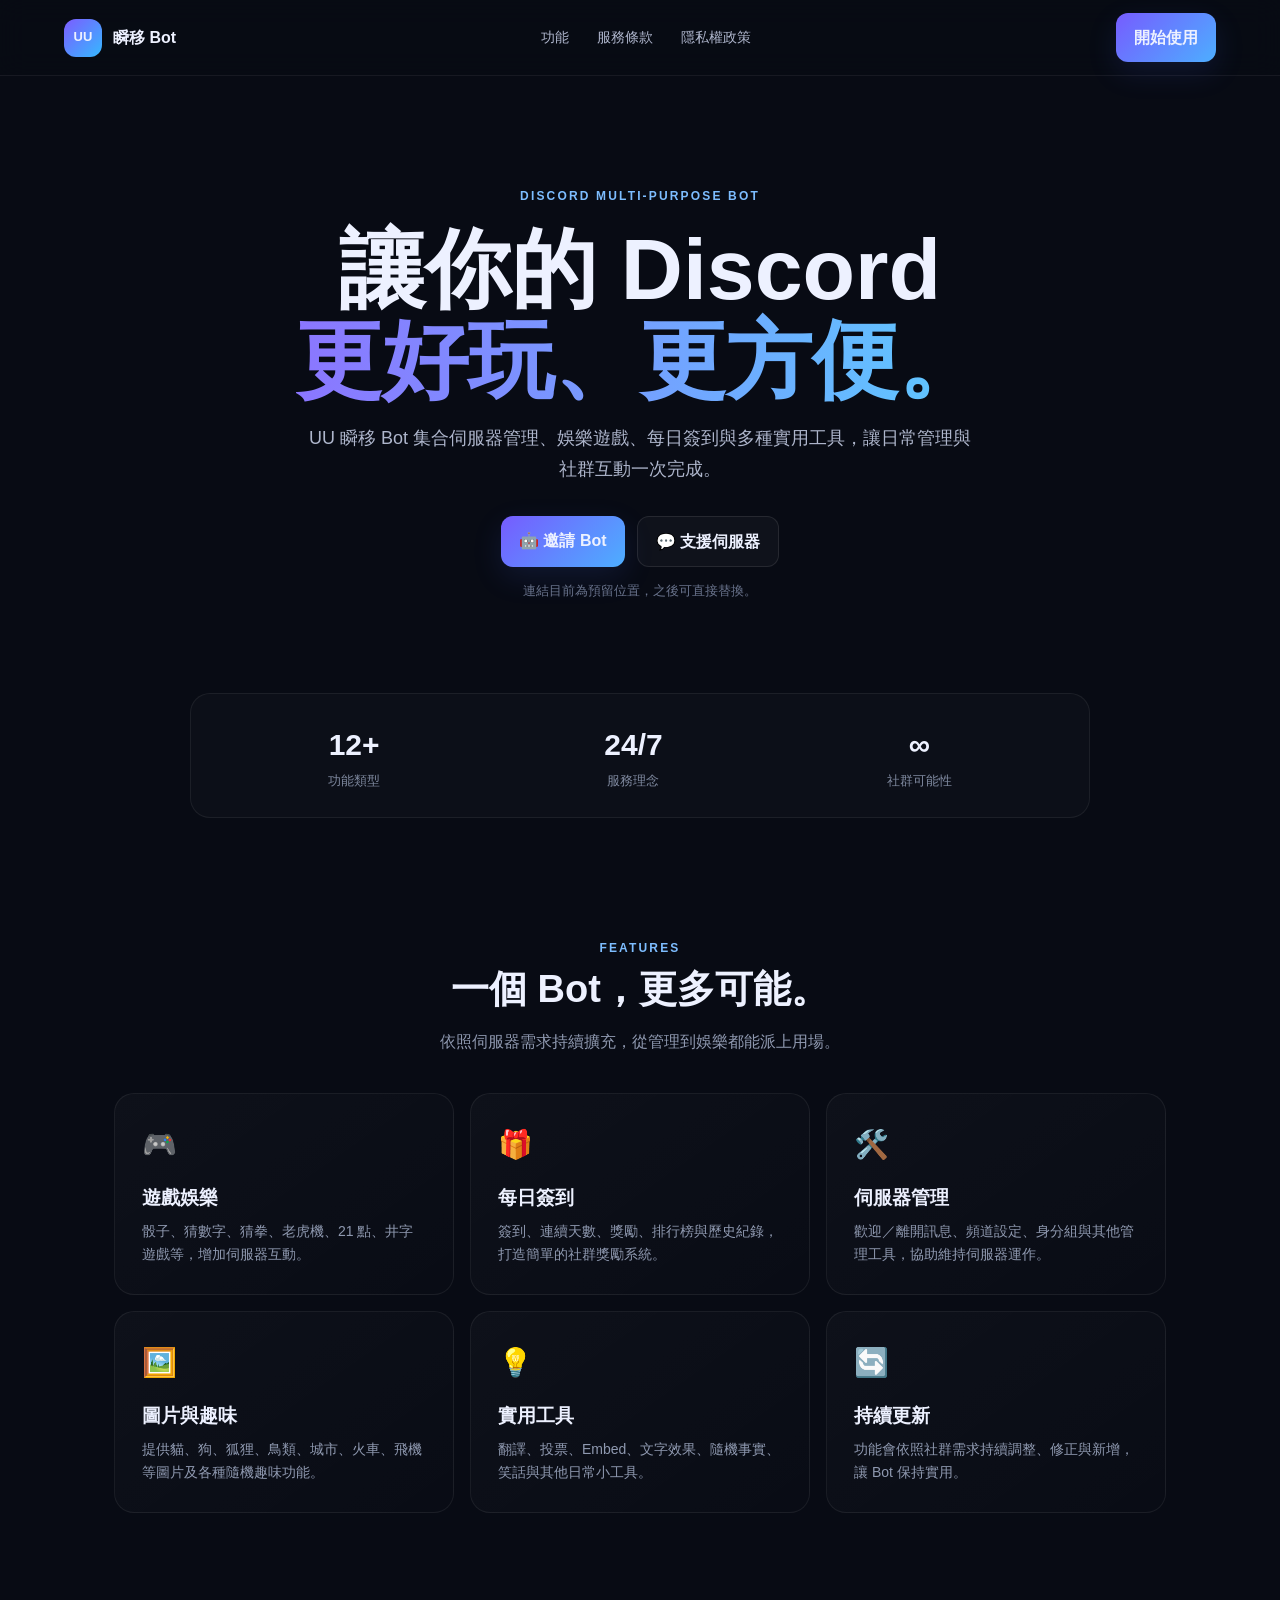
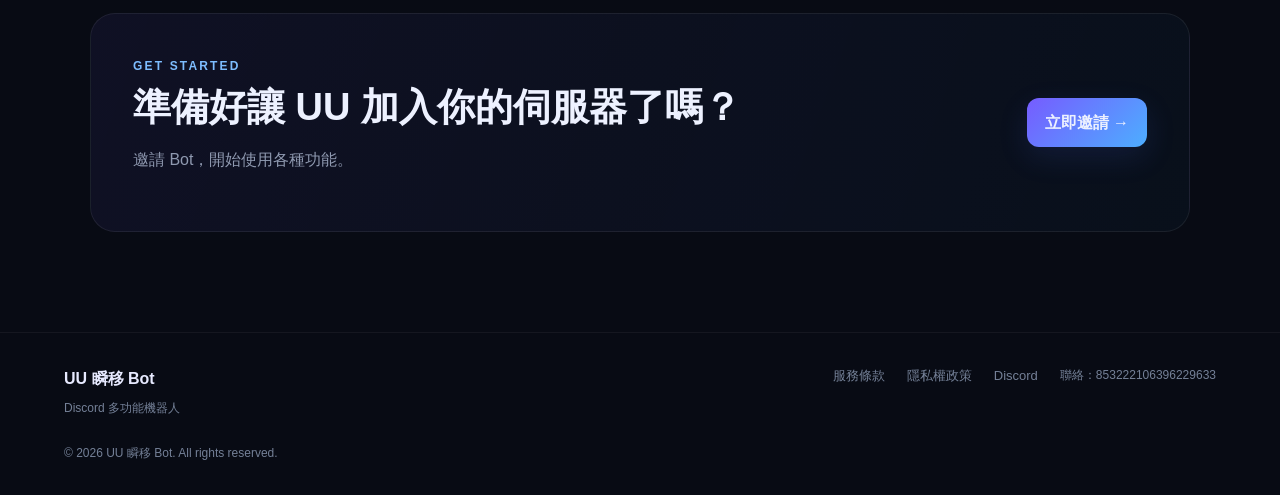
<file: index.html>
<!doctype html>
<html lang="zh-Hant-TW">
<head>
  <meta charset="utf-8">
  <meta name="viewport" content="width=device-width,initial-scale=1">
  <meta name="description" content="UU 瞬移 Bot｜Discord 多功能機器人官方網站。">
  <meta property="og:title" content="UU 瞬移 Bot">
  <meta property="og:description" content="讓你的 Discord 伺服器擁有更多實用、有趣的功能。">
  <meta property="og:type" content="website">
  <title>UU 瞬移 Bot｜Discord 多功能機器人</title>
  <link rel="stylesheet" href="style.css">
</head>
<body>
<header class="nav">
  <a class="brand" href="index.html"><span class="logo">UU</span><span>瞬移 Bot</span></a>
  <nav>
    <a href="#features">功能</a><a href="terms.html">服務條款</a><a href="privacy.html">隱私權政策</a>
  </nav>
  <a class="nav-btn" href="#links">開始使用</a>
</header>

<main>
<section class="hero">
  <div class="glow"></div>
  <div class="eyebrow">DISCORD MULTI-PURPOSE BOT</div>
  <h1>讓你的 Discord<br><span>更好玩、更方便。</span></h1>
  <p>UU 瞬移 Bot 集合伺服器管理、娛樂遊戲、每日簽到與多種實用工具，讓日常管理與社群互動一次完成。</p>
  <div class="actions" id="links">
    <a class="primary" href="#" data-placeholder="invite">🤖 邀請 Bot</a>
    <a class="secondary" href="#" data-placeholder="support">💬 支援伺服器</a>
  </div>
  <small class="hint">連結目前為預留位置，之後可直接替換。</small>
</section>

<section class="stats">
  <div><strong>12+</strong><span>功能類型</span></div>
  <div><strong>24/7</strong><span>服務理念</span></div>
  <div><strong>∞</strong><span>社群可能性</span></div>
</section>

<section class="section" id="features">
  <div class="section-head"><div class="eyebrow">FEATURES</div><h2>一個 Bot，更多可能。</h2><p>依照伺服器需求持續擴充，從管理到娛樂都能派上用場。</p></div>
  <div class="grid">
    <article class="card"><div class="icon">🎮</div><h3>遊戲娛樂</h3><p>骰子、猜數字、猜拳、老虎機、21 點、井字遊戲等，增加伺服器互動。</p></article>
    <article class="card"><div class="icon">🎁</div><h3>每日簽到</h3><p>簽到、連續天數、獎勵、排行榜與歷史紀錄，打造簡單的社群獎勵系統。</p></article>
    <article class="card"><div class="icon">🛠️</div><h3>伺服器管理</h3><p>歡迎／離開訊息、頻道設定、身分組與其他管理工具，協助維持伺服器運作。</p></article>
    <article class="card"><div class="icon">🖼️</div><h3>圖片與趣味</h3><p>提供貓、狗、狐狸、鳥類、城市、火車、飛機等圖片及各種隨機趣味功能。</p></article>
    <article class="card"><div class="icon">💡</div><h3>實用工具</h3><p>翻譯、投票、Embed、文字效果、隨機事實、笑話與其他日常小工具。</p></article>
    <article class="card"><div class="icon">🔄</div><h3>持續更新</h3><p>功能會依照社群需求持續調整、修正與新增，讓 Bot 保持實用。</p></article>
  </div>
</section>

<section class="cta">
  <div><div class="eyebrow">GET STARTED</div><h2>準備好讓 UU 加入你的伺服器了嗎？</h2><p>邀請 Bot，開始使用各種功能。</p></div>
  <a class="primary" href="#" data-placeholder="invite">立即邀請 →</a>
</section>
</main>

<footer>
  <div><strong>UU 瞬移 Bot</strong><span>Discord 多功能機器人</span></div>
  <div class="footer-links"><a href="terms.html">服務條款</a><a href="privacy.html">隱私權政策</a><a href="https://discord.gg/3RnenEXjWV" target="_blank" rel="noopener noreferrer">Discord</a><span>聯絡：853222106396229633</span></div>
  <p>© 2026 UU 瞬移 Bot. All rights reserved.</p>
</footer>
<script src="script.js"></script>
</body>
</html>
</file>
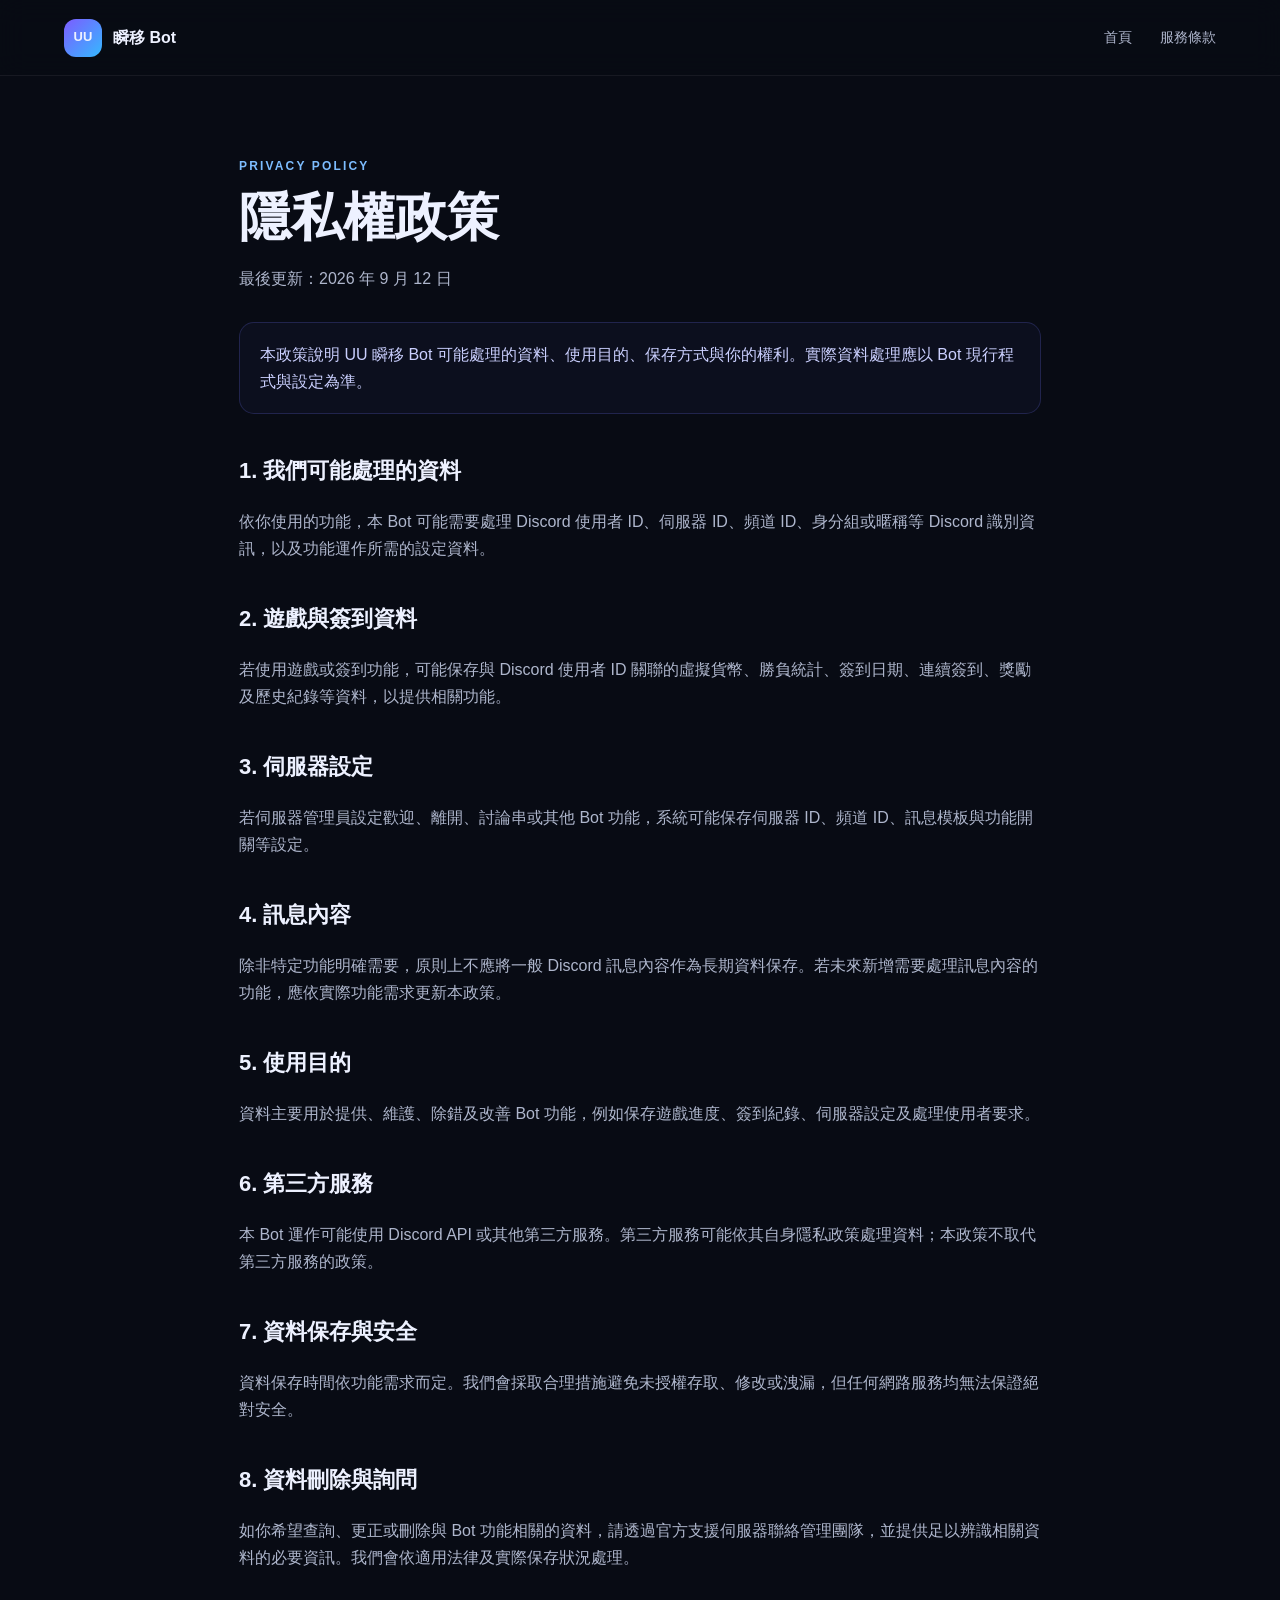
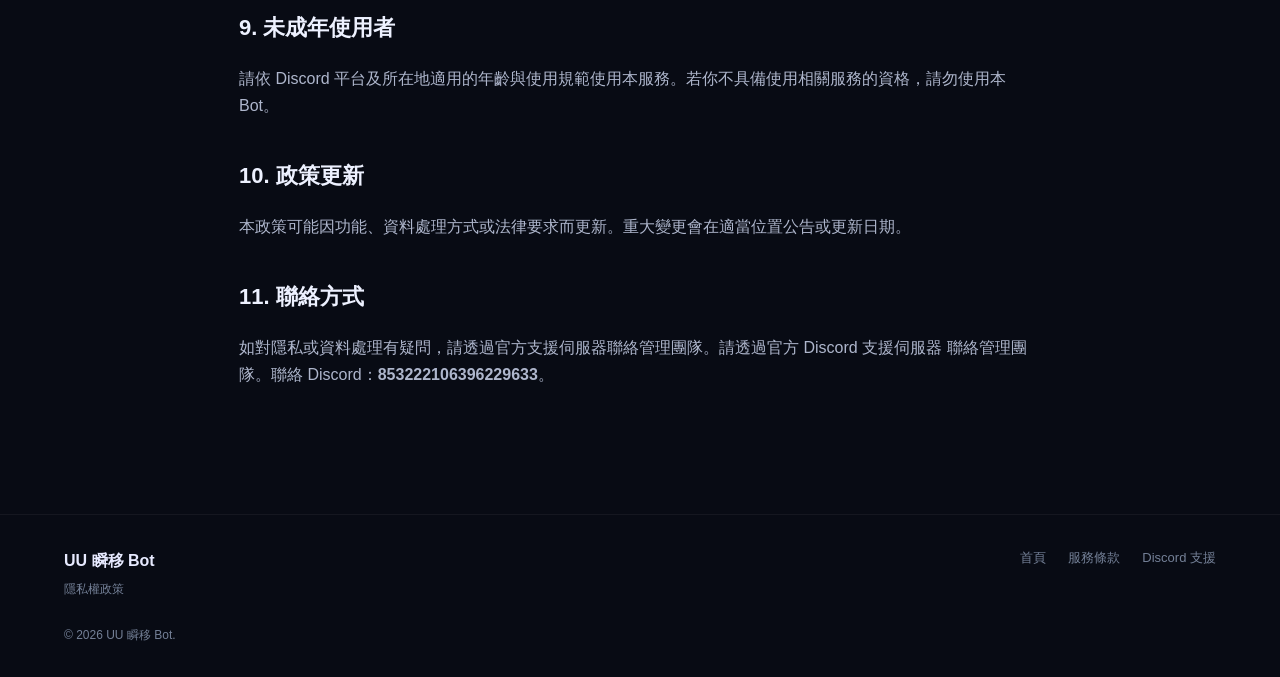
<file: privacy.html>
<!doctype html>
<html lang="zh-Hant-TW"><head><meta charset="utf-8"><meta name="viewport" content="width=device-width,initial-scale=1"><meta name="description" content="UU 瞬移 Bot 隱私權政策"><title>隱私權政策｜UU 瞬移 Bot</title><link rel="stylesheet" href="style.css"></head>
<body><header class="nav"><a class="brand" href="index.html"><span class="logo">UU</span><span>瞬移 Bot</span></a><nav><a href="index.html">首頁</a><a href="terms.html">服務條款</a></nav></header>
<main class="legal"><div class="eyebrow">PRIVACY POLICY</div><h1>隱私權政策</h1><p class="updated">最後更新：2026 年 9 月 12 日</p>
<div class="notice">本政策說明 UU 瞬移 Bot 可能處理的資料、使用目的、保存方式與你的權利。實際資料處理應以 Bot 現行程式與設定為準。</div>
<h2>1. 我們可能處理的資料</h2><p>依你使用的功能，本 Bot 可能需要處理 Discord 使用者 ID、伺服器 ID、頻道 ID、身分組或暱稱等 Discord 識別資訊，以及功能運作所需的設定資料。</p>
<h2>2. 遊戲與簽到資料</h2><p>若使用遊戲或簽到功能，可能保存與 Discord 使用者 ID 關聯的虛擬貨幣、勝負統計、簽到日期、連續簽到、獎勵及歷史紀錄等資料，以提供相關功能。</p>
<h2>3. 伺服器設定</h2><p>若伺服器管理員設定歡迎、離開、討論串或其他 Bot 功能，系統可能保存伺服器 ID、頻道 ID、訊息模板與功能開關等設定。</p>
<h2>4. 訊息內容</h2><p>除非特定功能明確需要，原則上不應將一般 Discord 訊息內容作為長期資料保存。若未來新增需要處理訊息內容的功能，應依實際功能需求更新本政策。</p>
<h2>5. 使用目的</h2><p>資料主要用於提供、維護、除錯及改善 Bot 功能，例如保存遊戲進度、簽到紀錄、伺服器設定及處理使用者要求。</p>
<h2>6. 第三方服務</h2><p>本 Bot 運作可能使用 Discord API 或其他第三方服務。第三方服務可能依其自身隱私政策處理資料；本政策不取代第三方服務的政策。</p>
<h2>7. 資料保存與安全</h2><p>資料保存時間依功能需求而定。我們會採取合理措施避免未授權存取、修改或洩漏，但任何網路服務均無法保證絕對安全。</p>
<h2>8. 資料刪除與詢問</h2><p>如你希望查詢、更正或刪除與 Bot 功能相關的資料，請透過官方支援伺服器聯絡管理團隊，並提供足以辨識相關資料的必要資訊。我們會依適用法律及實際保存狀況處理。</p>
<h2>9. 未成年使用者</h2><p>請依 Discord 平台及所在地適用的年齡與使用規範使用本服務。若你不具備使用相關服務的資格，請勿使用本 Bot。</p>
<h2>10. 政策更新</h2><p>本政策可能因功能、資料處理方式或法律要求而更新。重大變更會在適當位置公告或更新日期。</p>
<h2>11. 聯絡方式</h2><p>如對隱私或資料處理有疑問，請透過官方支援伺服器聯絡管理團隊。請透過官方 <a href="https://discord.gg/3RnenEXjWV" target="_blank" rel="noopener noreferrer">Discord 支援伺服器</a> 聯絡管理團隊。聯絡 Discord：<strong>853222106396229633</strong>。</p>
</main><footer><div><strong>UU 瞬移 Bot</strong><span>隱私權政策</span></div><div class="footer-links"><a href="index.html">首頁</a><a href="terms.html">服務條款</a><a href="https://discord.gg/3RnenEXjWV" target="_blank" rel="noopener noreferrer">Discord 支援</a></div><p>© 2026 UU 瞬移 Bot.</p></footer></body></html>
</file>
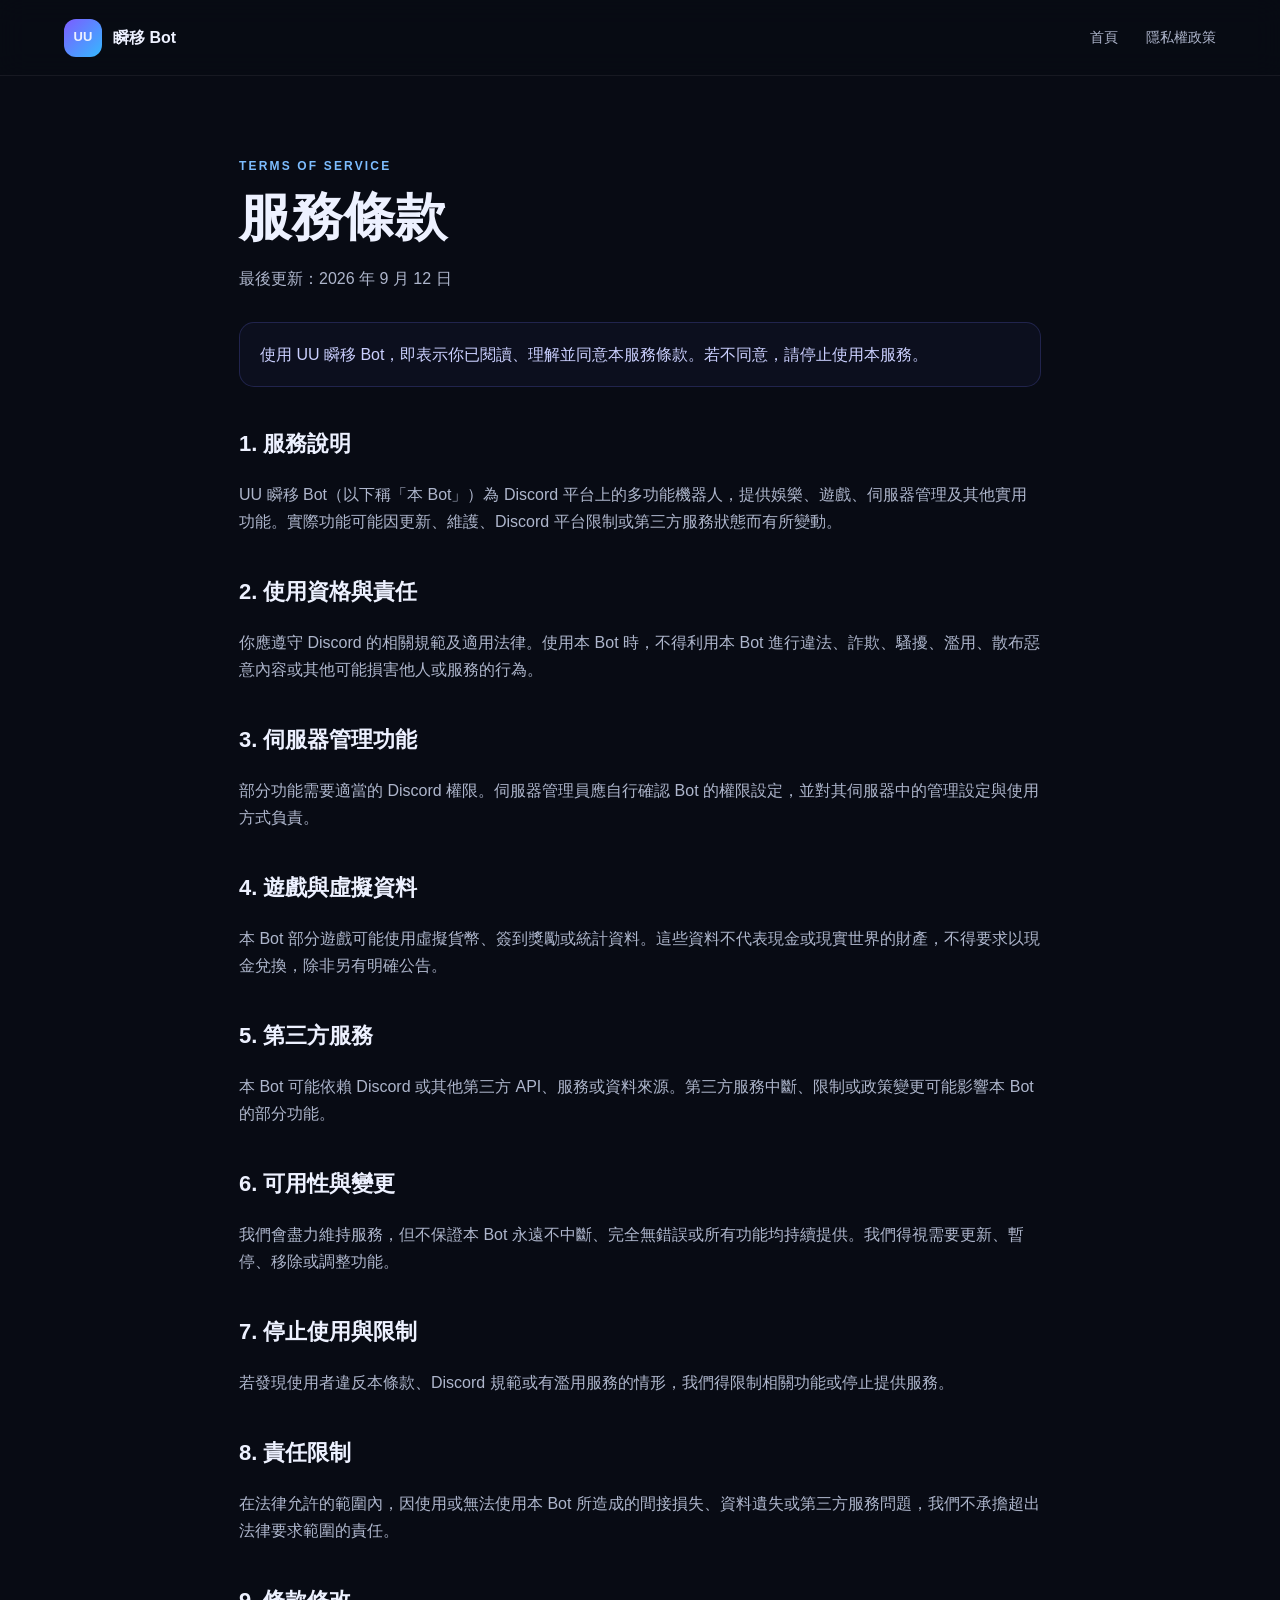
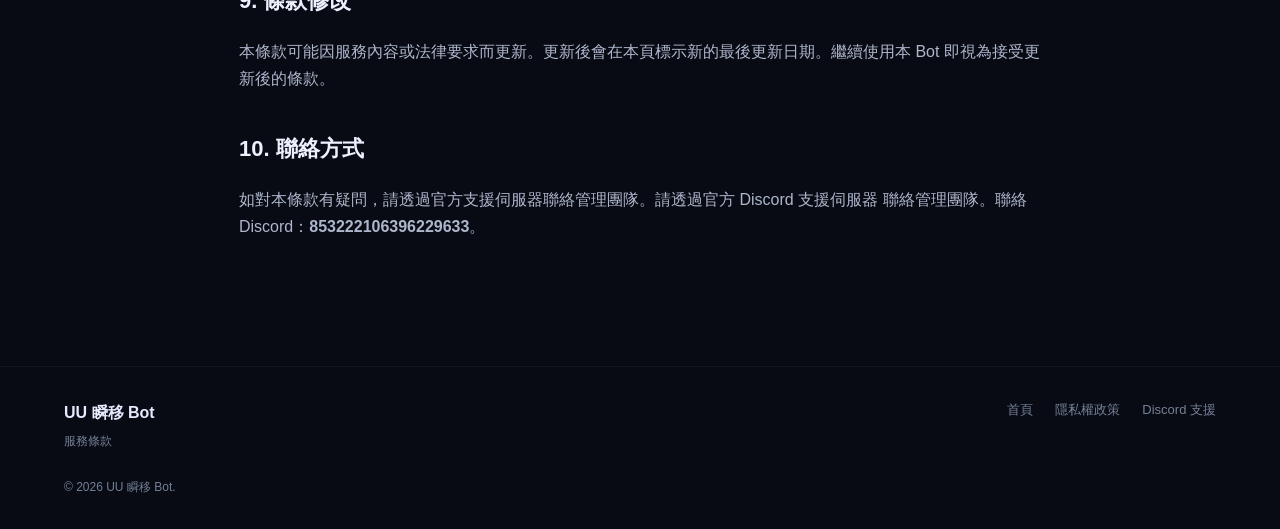
<file: terms.html>
<!doctype html>
<html lang="zh-Hant-TW"><head><meta charset="utf-8"><meta name="viewport" content="width=device-width,initial-scale=1"><meta name="description" content="UU 瞬移 Bot 服務條款"><title>服務條款｜UU 瞬移 Bot</title><link rel="stylesheet" href="style.css"></head>
<body><header class="nav"><a class="brand" href="index.html"><span class="logo">UU</span><span>瞬移 Bot</span></a><nav><a href="index.html">首頁</a><a href="privacy.html">隱私權政策</a></nav></header>
<main class="legal"><div class="eyebrow">TERMS OF SERVICE</div><h1>服務條款</h1><p class="updated">最後更新：2026 年 9 月 12 日</p>
<div class="notice">使用 UU 瞬移 Bot，即表示你已閱讀、理解並同意本服務條款。若不同意，請停止使用本服務。</div>
<h2>1. 服務說明</h2><p>UU 瞬移 Bot（以下稱「本 Bot」）為 Discord 平台上的多功能機器人，提供娛樂、遊戲、伺服器管理及其他實用功能。實際功能可能因更新、維護、Discord 平台限制或第三方服務狀態而有所變動。</p>
<h2>2. 使用資格與責任</h2><p>你應遵守 Discord 的相關規範及適用法律。使用本 Bot 時，不得利用本 Bot 進行違法、詐欺、騷擾、濫用、散布惡意內容或其他可能損害他人或服務的行為。</p>
<h2>3. 伺服器管理功能</h2><p>部分功能需要適當的 Discord 權限。伺服器管理員應自行確認 Bot 的權限設定，並對其伺服器中的管理設定與使用方式負責。</p>
<h2>4. 遊戲與虛擬資料</h2><p>本 Bot 部分遊戲可能使用虛擬貨幣、簽到獎勵或統計資料。這些資料不代表現金或現實世界的財產，不得要求以現金兌換，除非另有明確公告。</p>
<h2>5. 第三方服務</h2><p>本 Bot 可能依賴 Discord 或其他第三方 API、服務或資料來源。第三方服務中斷、限制或政策變更可能影響本 Bot 的部分功能。</p>
<h2>6. 可用性與變更</h2><p>我們會盡力維持服務，但不保證本 Bot 永遠不中斷、完全無錯誤或所有功能均持續提供。我們得視需要更新、暫停、移除或調整功能。</p>
<h2>7. 停止使用與限制</h2><p>若發現使用者違反本條款、Discord 規範或有濫用服務的情形，我們得限制相關功能或停止提供服務。</p>
<h2>8. 責任限制</h2><p>在法律允許的範圍內，因使用或無法使用本 Bot 所造成的間接損失、資料遺失或第三方服務問題，我們不承擔超出法律要求範圍的責任。</p>
<h2>9. 條款修改</h2><p>本條款可能因服務內容或法律要求而更新。更新後會在本頁標示新的最後更新日期。繼續使用本 Bot 即視為接受更新後的條款。</p>
<h2>10. 聯絡方式</h2><p>如對本條款有疑問，請透過官方支援伺服器聯絡管理團隊。請透過官方 <a href="https://discord.gg/3RnenEXjWV" target="_blank" rel="noopener noreferrer">Discord 支援伺服器</a> 聯絡管理團隊。聯絡 Discord：<strong>853222106396229633</strong>。</p>
</main><footer><div><strong>UU 瞬移 Bot</strong><span>服務條款</span></div><div class="footer-links"><a href="index.html">首頁</a><a href="privacy.html">隱私權政策</a><a href="https://discord.gg/3RnenEXjWV" target="_blank" rel="noopener noreferrer">Discord 支援</a></div><p>© 2026 UU 瞬移 Bot.</p></footer></body></html>
</file>
<file: style.css>
*{box-sizing:border-box}html{scroll-behavior:smooth}body{margin:0;background:#080b14;color:#edf1ff;font-family:Inter,-apple-system,BlinkMacSystemFont,"Segoe UI","Noto Sans TC",sans-serif;line-height:1.7}a{color:inherit;text-decoration:none}.nav{height:76px;padding:0 max(24px,5vw);display:flex;align-items:center;justify-content:space-between;border-bottom:1px solid #ffffff10;background:#080b14e8;backdrop-filter:blur(14px);position:sticky;top:0;z-index:5}.brand{display:flex;align-items:center;gap:11px;font-weight:800}.logo{width:38px;height:38px;display:grid;place-items:center;border-radius:12px;background:linear-gradient(135deg,#7c5cff,#35b9ff);font-size:13px}.nav nav{display:flex;gap:28px;color:#aeb6cc;font-size:14px}.nav nav a:hover,.footer-links a:hover{color:#fff}.nav-btn,.primary{background:linear-gradient(135deg,#765cff,#4daeff);padding:11px 18px;border-radius:12px;font-weight:750;box-shadow:0 10px 30px #536dff20}.hero{position:relative;text-align:center;max-width:900px;margin:auto;padding:110px 24px 90px;overflow:hidden}.glow{position:absolute;width:500px;height:500px;left:50%;top:0;transform:translateX(-50%);background:radial-gradient(circle,#6355ff24 0,#35b9ff0 68%);pointer-events:none}.eyebrow{letter-spacing:.18em;font-size:12px;font-weight:800;color:#7dbdff}.hero h1{font-size:clamp(46px,8vw,86px);line-height:1.05;margin:18px 0}.hero h1 span{background:linear-gradient(90deg,#8b76ff,#5dcaff);color:transparent;background-clip:text}.hero p{max-width:680px;margin:0 auto;color:#aeb6cc;font-size:18px}.actions{display:flex;justify-content:center;gap:12px;margin-top:32px}.actions a{display:inline-block}.secondary{border:1px solid #ffffff18;background:#ffffff08;padding:11px 18px;border-radius:12px;font-weight:750}.hint{display:block;color:#68728b;margin-top:13px}.stats{display:flex;max-width:900px;margin:0 auto 100px;padding:25px;border:1px solid #ffffff10;border-radius:20px;background:#ffffff05;justify-content:space-around;text-align:center}.stats div{display:flex;flex-direction:column}.stats strong{font-size:30px}.stats span{color:#7f899f;font-size:13px}.section{max-width:1100px;margin:0 auto;padding:20px 24px 100px}.section-head{text-align:center;margin-bottom:38px}.section h2,.cta h2{font-size:38px;line-height:1.2;margin:8px 0}.section-head p,.cta p{color:#8f99b0}.grid{display:grid;grid-template-columns:repeat(3,1fr);gap:16px}.card{padding:27px;border:1px solid #ffffff10;border-radius:20px;background:linear-gradient(145deg,#ffffff07,#ffffff02);transition:.2s}.card:hover{transform:translateY(-4px);border-color:#ffffff20}.icon{font-size:28px}.card h3{margin:13px 0 6px}.card p{margin:0;color:#8f99b0;font-size:14px}.cta{max-width:1100px;margin:0 auto 100px;padding:42px;border:1px solid #ffffff12;border-radius:25px;background:linear-gradient(110deg,#765cff12,#35b9ff08);display:flex;align-items:center;justify-content:space-between;gap:20px}.legal{max-width:850px;margin:auto;padding:80px 24px 110px}.legal h1{font-size:52px;line-height:1.2;margin:10px 0}.updated{color:#68728b}.legal h2{font-size:22px;margin-top:38px}.legal p{color:#aeb6cc}.notice{padding:18px 20px;border:1px solid #6e75ff35;border-radius:15px;background:#6e75ff0b;color:#cbd0ff;margin:30px 0}.legal footer{margin-top:0}footer{border-top:1px solid #ffffff0d;padding:32px max(24px,5vw);display:grid;grid-template-columns:1fr auto;gap:8px;color:#748097}footer strong{display:block;color:#e7eaff}footer span{font-size:12px}.footer-links{display:flex;gap:22px;font-size:13px}footer p{grid-column:1/-1;font-size:12px;margin:15px 0 0}@media(max-width:760px){.nav{height:68px}.nav nav{display:none}.nav-btn{font-size:13px;padding:9px 12px}.hero{padding-top:75px}.hero p{font-size:16px}.actions{flex-direction:column}.actions a{width:100%}.stats{margin:0 20px 70px}.grid{grid-template-columns:1fr}.section h2,.cta h2{font-size:30px}.cta{margin:0 20px 70px;padding:28px;display:block}.cta .primary{display:inline-block;margin-top:15px}.legal{padding-top:55px}.legal h1{font-size:40px}footer{grid-template-columns:1fr}.footer-links{margin-top:14px;flex-wrap:wrap}}
</file>
